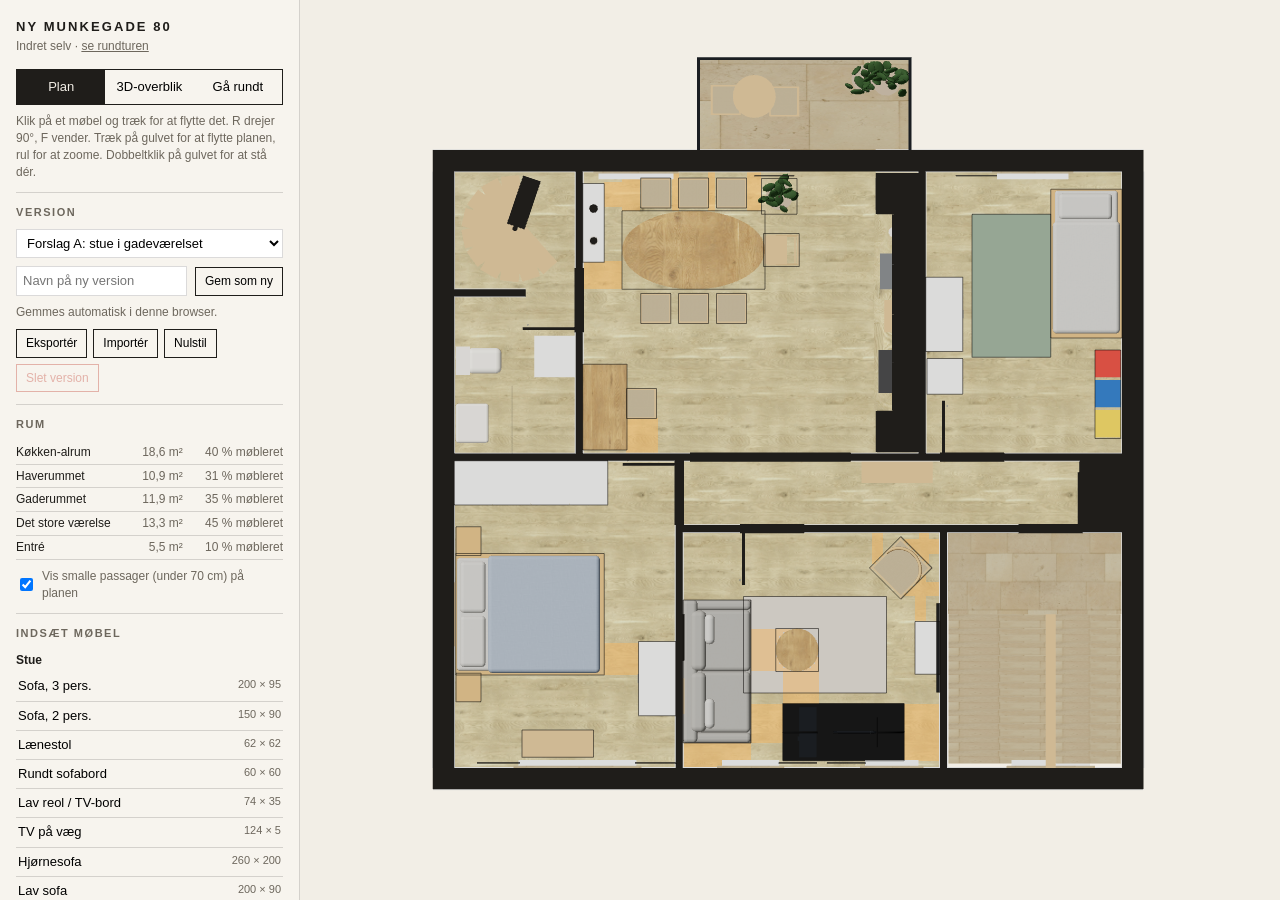
<file: planner.html>
<!doctype html>
<html lang="da">
<head>
  <meta charset="utf-8" />
  <meta name="viewport" content="width=device-width, initial-scale=1" />
  <title>Ny Munkegade 80 · Indret selv</title>
  <link rel="icon" href="data:," />
  <link rel="stylesheet" href="css/planner.css?v=7" />
  <script type="importmap">
    { "imports": { "three": "./lib/three.module.min.js" } }
  </script>
</head>
<body>
  <aside class="side">
    <header>
      <h1>Ny Munkegade 80</h1>
      <p>Indret selv · <a href="index.html">se rundturen</a></p>
    </header>

    <div class="modes three" role="tablist">
      <button id="mode-plan" class="on">Plan</button>
      <button id="mode-doll">3D-overblik</button>
      <button id="mode-walk">Gå rundt</button>
    </div>
    <p class="hint" id="hint"></p>
    <label class="slider" id="walls-row">Gennemsigtige vægge i "Gå rundt"
      <span><input id="walls" type="range" min="0" max="80" step="5" value="20" /><b id="walls-val">20 %</b></span>
    </label>

    <section class="card">
      <h2>Version</h2>
      <select id="layouts" aria-label="Vælg version"></select>
      <div class="row tight">
        <label class="grow"><input id="layout-name" type="text" maxlength="40" placeholder="Navn på ny version" aria-label="Navn på ny version" /></label>
        <button id="layout-save" type="button">Gem som ny</button>
      </div>
      <p class="err" id="layout-err" hidden></p>
      <p class="small" id="save-state">Gemmes automatisk i denne browser.</p>
      <div class="btns">
        <button id="export">Eksportér</button>
        <button id="import">Importér</button>
        <button id="reset">Nulstil</button>
        <button id="layout-del" class="danger">Slet version</button>
      </div>
      <input id="import-file" type="file" accept="application/json,.json" hidden />
    </section>

    <section id="sel" class="card" hidden>
      <h2 id="sel-name"></h2>
      <p id="sel-dims" class="dims"></p>
      <p id="sel-warn" class="warn" hidden>Overlapper en væg eller et andet møbel</p>
      <div class="row" id="sel-size">
        <label id="sel-w-l">Bredde, cm <input id="sel-w" type="number" step="1" /></label>
        <label id="sel-d-l">Dybde, cm <input id="sel-d" type="number" step="1" /></label>
        <label id="sel-h-l">Højde, cm <input id="sel-h" type="number" step="1" /></label>
      </div>
      <div class="btns">
        <button data-act="rot90" title="R">Drej 90°</button>
        <button data-act="rot180" title="F">Vend 180°</button>
        <button data-act="rotL" title="Q">−15°</button>
        <button data-act="rotR" title="E">+15°</button>
        <button data-act="mirror" title="M">Spejlvend</button>
        <button data-act="dup" title="Ctrl+D">Kopiér</button>
        <button data-act="del" title="Delete" class="danger">Slet</button>
      </div>
    </section>

    <section class="card">
      <h2>Rum</h2>
      <table id="rooms" class="rooms"></table>
      <label class="check"><input id="narrow" type="checkbox" checked /> Vis smalle passager (under 70 cm) på planen</label>
    </section>

    <section class="card">
      <h2>Indsæt møbel</h2>
      <div id="catalog"></div>
    </section>

    <section class="card">
      <h2>Eget møbel med mål</h2>
      <form id="custom">
        <label class="full">Navn <input name="name" type="text" maxlength="30" placeholder="Fx ny sofa" required /></label>
        <div class="row">
          <label>Bredde <input name="w" type="number" min="5" max="600" step="1" placeholder="cm" required /></label>
          <label>Dybde <input name="d" type="number" min="2" max="600" step="1" placeholder="cm" required /></label>
          <label>Højde <input name="h" type="number" min="1" max="250" step="1" placeholder="cm" required /></label>
        </div>
        <div class="row">
          <label>Farve <input name="color" type="color" value="#c9b79a" /></label>
          <label class="grow">Billede (valgfrit) <input name="img" type="file" accept="image/*" /></label>
        </div>
        <p class="err" id="custom-err" hidden></p>
        <button type="submit">Indsæt</button>
      </form>
    </section>

    <section class="card">
      <h2>Farver pr. rum</h2>
      <div id="colors"></div>
      <p class="small">Vægfarven ses i 3D-overblik og Gå rundt. Gulvet ses i alle visninger.</p>
    </section>
  </aside>

  <main class="stage">
    <canvas id="view"></canvas>
    <div id="labels"></div>
    <div id="toast" class="toast" hidden></div>
    <div class="loading" id="loading">Tegner planen…</div>
  </main>

  <script type="module" src="js/planner.js?v=7"></script>
</body>
</html>
</file>
<file: css/planner.css>
:root { --paper: #f2eee6; --ink: #1f1d1a; --muted: #6d675d; --line: rgba(31,29,26,.16); --accent: #1f6feb; --bad: #c0392b; }
* { box-sizing: border-box; }
[hidden] { display: none !important; }
html, body { margin: 0; height: 100%; background: var(--paper); color: var(--ink); font: 14px/1.4 "Helvetica Neue", Helvetica, Arial, sans-serif; -webkit-font-smoothing: antialiased; }
body { display: grid; grid-template-columns: 300px 1fr; overflow: hidden; }

.side { height: 100vh; overflow-y: auto; padding: 18px 16px 28px; border-right: 1px solid var(--line); background: #f7f4ee; }
.side header h1 { margin: 0; font-size: 13px; letter-spacing: .16em; text-transform: uppercase; }
.side header p { margin: 2px 0 14px; font-size: 12px; color: var(--muted); }
a { color: inherit; }

.modes { display: grid; grid-template-columns: 1fr 1fr; border: 1px solid var(--ink); }
.modes button { border: 0; background: transparent; padding: 8px; font: inherit; cursor: pointer; }
.modes button.on { background: var(--ink); color: var(--paper); }
.hint { font-size: 12px; color: var(--muted); margin: 8px 0 12px; min-height: 34px; }

.card { border-top: 1px solid var(--line); padding: 12px 0; }
.card h2 { margin: 0 0 8px; font-size: 11px; letter-spacing: .14em; text-transform: uppercase; color: var(--muted); font-weight: 600; }
.dims { margin: 0 0 8px; font-size: 13px; }
.warn { margin: 0 0 8px; font-size: 12px; color: var(--bad); }
.small { font-size: 12px; color: var(--muted); margin: 0 0 8px; }
.err { font-size: 12px; color: var(--bad); margin: 0 0 8px; }

.btns { display: flex; flex-wrap: wrap; gap: 6px; }
button { font: inherit; }
.btns button, form button { border: 1px solid var(--ink); background: transparent; padding: 5px 9px; font-size: 12px; cursor: pointer; }
.btns button:hover, form button:hover, .cat button:hover { background: var(--ink); color: var(--paper); }
.btns .danger { border-color: var(--bad); color: var(--bad); }
.btns .danger:hover { background: var(--bad); color: #fff; }

.cat h3 { margin: 10px 0 4px; font-size: 12px; font-weight: 600; }
.cat button { display: flex; justify-content: space-between; gap: 8px; width: 100%; text-align: left; border: 0; border-bottom: 1px solid var(--line); background: transparent; padding: 5px 2px; font-size: 13px; cursor: pointer; }
.cat button span { color: var(--muted); font-size: 11px; white-space: nowrap; }
.cat button:hover span { color: inherit; }

form label { display: grid; gap: 3px; font-size: 11px; color: var(--muted); }
form .full { margin-bottom: 8px; }
.row { display: flex; gap: 8px; margin-bottom: 8px; }
.row label { flex: 1; min-width: 0; display: grid; gap: 3px; font-size: 11px; color: var(--muted); }
.row .grow { flex: 2; }
input[type=text], input[type=number] { width: 100%; padding: 5px 6px; border: 1px solid var(--line); background: #fff; font: inherit; font-size: 13px; }
input[type=color] { width: 100%; height: 29px; padding: 0; border: 1px solid var(--line); background: #fff; }
input[type=file] { font-size: 11px; width: 100%; }

.stage { position: relative; height: 100vh; overflow: hidden; }
#view { position: absolute; inset: 0; width: 100%; height: 100%; display: block; touch-action: none; }
#labels { position: absolute; inset: 0; pointer-events: none; overflow: hidden; }
.lab { position: absolute; transform: translate(-50%, -50%); padding: 2px 6px; font-size: 11px; white-space: nowrap; background: var(--ink); color: var(--paper); }
.lab { z-index: 2; }
.lab.gap { z-index: 1; background: rgba(247,244,238,.92); color: var(--ink); border: 1px solid var(--line); }
.lab.bad { background: var(--bad); color: #fff; }
.loading { position: absolute; inset: 0; display: grid; place-items: center; background: var(--paper); font-size: 12px; letter-spacing: .2em; text-transform: uppercase; color: var(--muted); transition: opacity .5s; }
.loading.done { opacity: 0; pointer-events: none; }

@media (max-width: 760px) {
  body { grid-template-columns: 1fr; grid-template-rows: 55vh 45vh; }
  .stage { height: 55vh; grid-row: 1; }
  .side { height: 45vh; grid-row: 2; border-right: 0; border-top: 1px solid var(--line); }
}

.toast { position: absolute; left: 50%; top: 18px; transform: translateX(-50%); padding: 8px 14px; background: var(--ink); color: var(--paper); font-size: 13px; z-index: 5; }

.slider { display: grid; gap: 4px; font-size: 11px; color: var(--muted); margin-bottom: 12px; }
.slider span { display: flex; align-items: center; gap: 8px; }
.slider input { flex: 1; }
.slider b { font-weight: 400; color: var(--ink); min-width: 38px; text-align: right; font-size: 12px; }

.modes.three { grid-template-columns: 1fr 1fr 1fr; }
.modes button { font-size: 13px; padding: 8px 2px; }
select { width: 100%; padding: 5px 6px; border: 1px solid var(--line); background: #fff; font: inherit; font-size: 13px; margin-bottom: 8px; }
.row.tight { align-items: end; }
.row.tight button { border: 1px solid var(--ink); background: transparent; padding: 5px 9px; font-size: 12px; cursor: pointer; white-space: nowrap; }
.row.tight button:hover { background: var(--ink); color: var(--paper); }
button:disabled { opacity: .35; cursor: default; pointer-events: none; }
.rooms { width: 100%; border-collapse: collapse; font-size: 12px; margin-bottom: 8px; }
.rooms td { padding: 3px 0; border-bottom: 1px solid var(--line); }
.rooms td:nth-child(2), .rooms td:nth-child(3) { text-align: right; color: var(--muted); white-space: nowrap; padding-left: 8px; }
.check { display: flex; gap: 6px; align-items: center; font-size: 12px; color: var(--muted); }
.colrow { display: grid; grid-template-columns: 1fr 44px 104px; gap: 6px; align-items: center; margin-bottom: 6px; font-size: 12px; }
.colrow select { margin: 0; font-size: 12px; padding: 4px; }
.colrow input[type=color] { height: 26px; }
</file>
